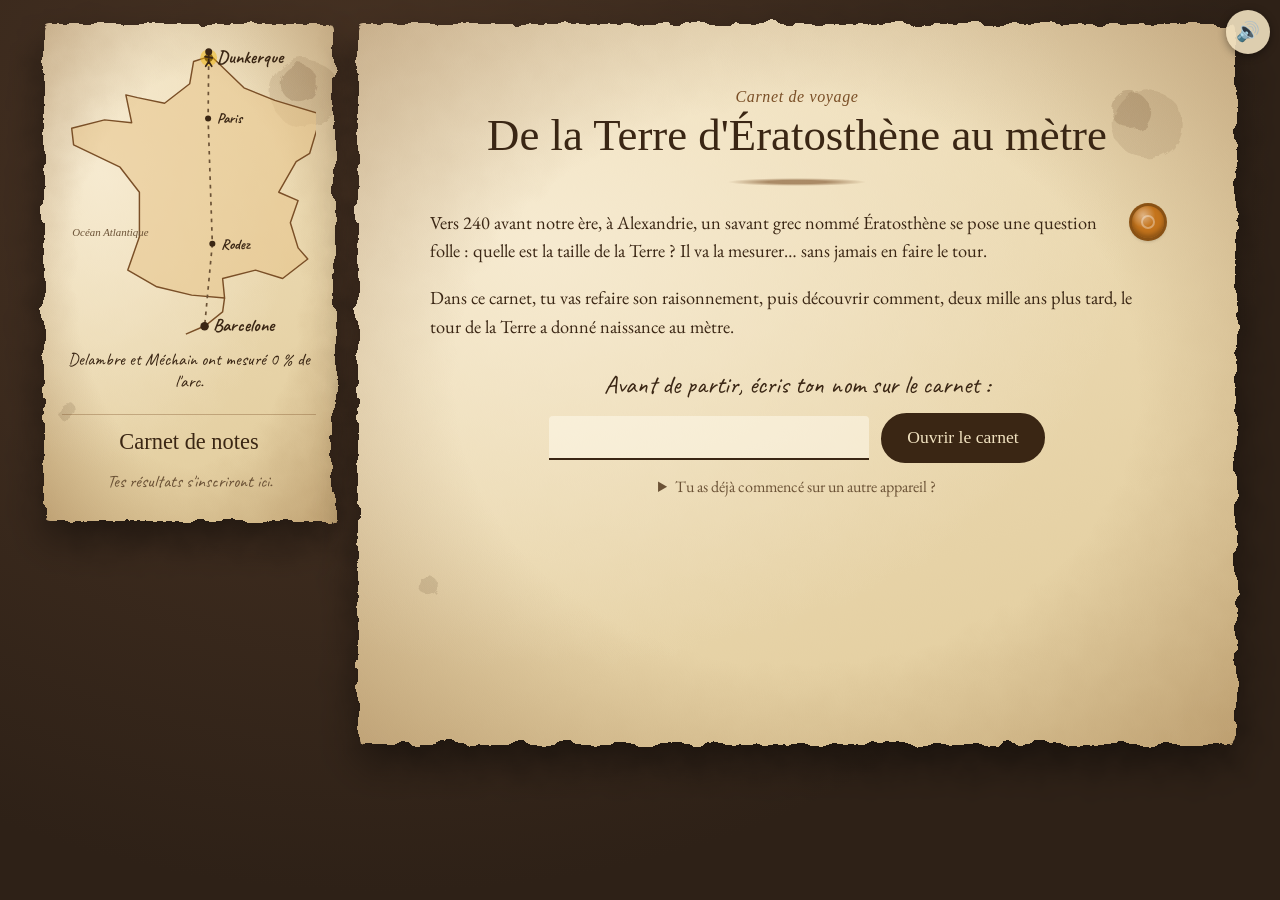
<file: index.html>
<!doctype html>
<html lang="fr">
<head>
  <meta charset="utf-8">
  <meta name="viewport" content="width=device-width, initial-scale=1, viewport-fit=cover">
  <title>De la Terre d'Ératosthène au mètre</title>
  <link rel="preconnect" href="https://fonts.googleapis.com">
  <link rel="preconnect" href="https://fonts.gstatic.com" crossorigin>
  <link href="https://fonts.googleapis.com/css2?family=Caveat:wght@500;700&family=EB+Garamond:ital,wght@0,400;0,600;1,400&family=IM+Fell+English:ital@0;1&display=swap" rel="stylesheet">
  <link rel="stylesheet" href="lib/katex/katex.min.css">
  <link rel="stylesheet" href="css/style.css">
</head>
<body>
  <!-- Filtres SVG : bords usés du parchemin et trait « à la plume » -->
  <svg width="0" height="0" style="position:absolute" aria-hidden="true">
    <filter id="usure"><feTurbulence type="fractalNoise" baseFrequency="0.04" numOctaves="4" seed="3"/><feDisplacementMap in="SourceGraphic" scale="14"/></filter>
    <filter id="plume"><feTurbulence type="fractalNoise" baseFrequency="0.9" numOctaves="1" seed="7"/><feDisplacementMap in="SourceGraphic" scale="1.6"/></filter>
  </svg>

  <button class="bouton-son" id="bouton-son" type="button"></button>

  <div class="livre" id="livre">
    <aside class="panneau" id="panneau">
      <button class="panneau-bascule" id="panneau-bascule" aria-expanded="false" aria-controls="panneau-contenu">Carte et carnet</button>
      <div class="panneau-contenu" id="panneau-contenu">
        <div class="carte" id="carte" aria-label="Progression"></div>
        <h2 class="carnet-titre">Carnet de notes</h2>
        <ol class="carnet" id="carnet"><li class="carnet-vide">Tes résultats s'inscriront ici.</li></ol>
        <p class="code-reprise" id="code-reprise" hidden>Code de reprise : <strong></strong><br><small>Note-le pour continuer sur un autre appareil.</small></p>
      </div>
    </aside>

    <main class="page" id="page" tabindex="-1"></main>
  </div>

  <div class="scene-popup" id="scene-popup" hidden></div>
  <div class="calculatrice" id="calculatrice" hidden></div>
  <div class="clavier" id="clavier" hidden></div>
  <div class="tampon" id="tampon" aria-hidden="true"></div>

  <script src="lib/katex/katex.min.js"></script>
  <script src="lib/katex/auto-render.min.js"></script>
  <script type="module" src="js/app.js"></script>
</body>
</html>
</file>
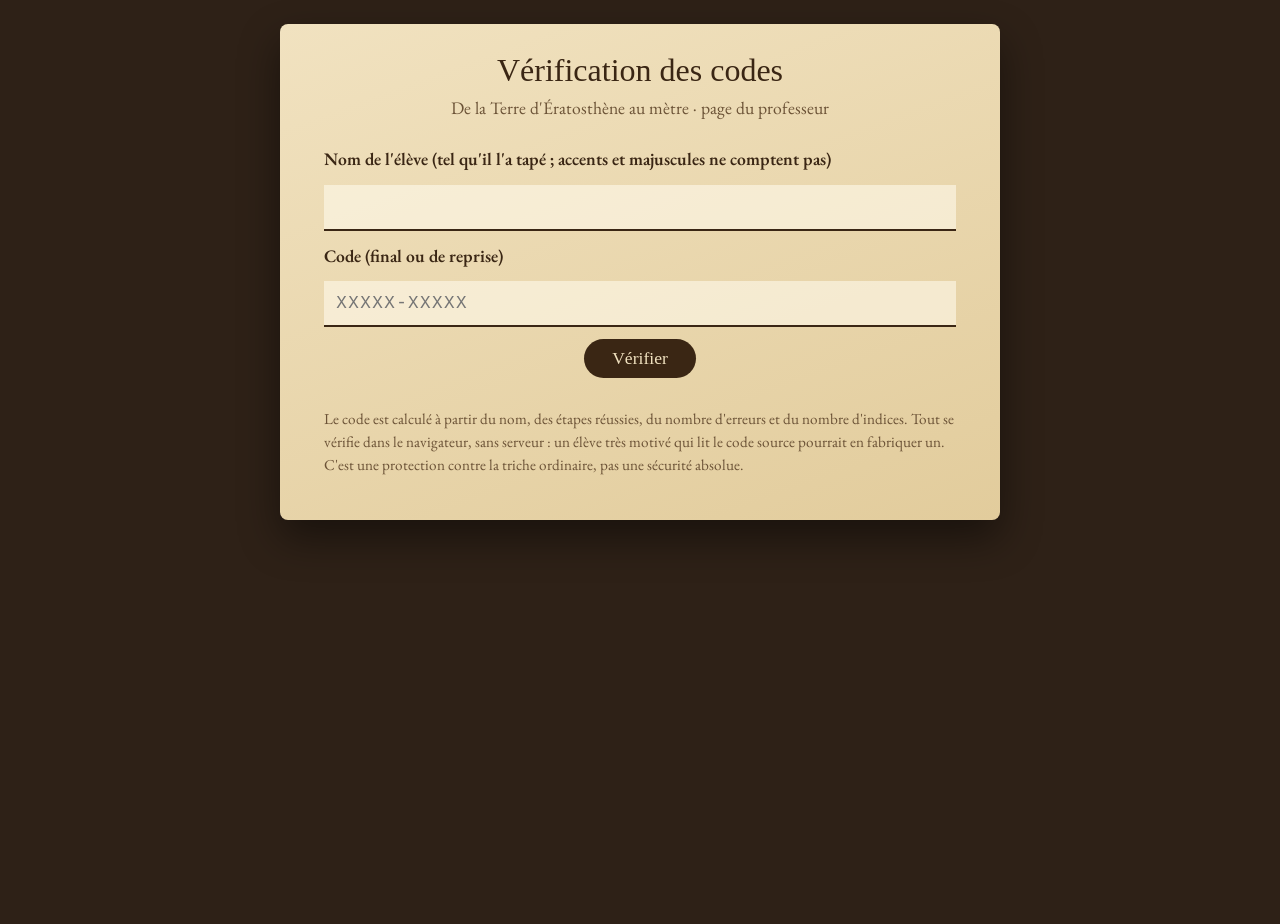
<file: prof.html>
<!doctype html>
<html lang="fr">
<head>
  <meta charset="utf-8">
  <meta name="viewport" content="width=device-width, initial-scale=1">
  <meta name="robots" content="noindex">
  <title>Vérification des codes</title>
  <link rel="preconnect" href="https://fonts.googleapis.com">
  <link rel="preconnect" href="https://fonts.gstatic.com" crossorigin>
  <link href="https://fonts.googleapis.com/css2?family=EB+Garamond:wght@400;600&family=IM+Fell+English&display=swap" rel="stylesheet">
  <style>
    :root { --parchemin: #f1e2c0; --encre: #3a2614; --sepia: #7a4f27; --vert: #2f6b3a; --rouge: #9e2a22; }
    * { box-sizing: border-box; }
    body { margin: 0; min-height: 100vh; background: #2e2117; color: var(--encre); font: 1.1rem/1.5 "EB Garamond", Georgia, serif; }
    main { max-width: 720px; margin: 24px auto; padding: 28px clamp(16px, 5vw, 44px); background: linear-gradient(160deg, var(--parchemin), #e2cc9c); border-radius: 8px; box-shadow: 0 18px 40px rgba(0, 0, 0, .45); }
    h1 { margin: 0 0 .2em; font: 400 2rem "IM Fell English", Georgia, serif; text-align: center; }
    .sous-titre { margin: 0 0 1.4em; text-align: center; color: #6b5236; }
    form { display: grid; gap: 12px; }
    label { font-weight: 600; }
    input { width: 100%; padding: .5em .7em; font: inherit; border: 0; border-bottom: 2px solid var(--encre); background: rgba(255, 250, 235, .6); }
    #code { font-family: ui-monospace, Consolas, monospace; text-transform: uppercase; letter-spacing: .08em; }
    button { justify-self: center; padding: .5em 1.6em; border: 0; border-radius: 999px; background: var(--encre); color: var(--parchemin); font: 1.1rem "IM Fell English", Georgia, serif; cursor: pointer; }
    button:focus-visible, input:focus-visible { outline: 3px solid #2f6fb3; outline-offset: 2px; }
    #resultat { margin-top: 1.6em; }
    .verdict { padding: .6em 1em; border-radius: 8px; font-weight: 600; }
    .valide { background: rgba(47, 107, 58, .15); border-left: 6px solid var(--vert); }
    .invalide { background: rgba(158, 42, 34, .12); border-left: 6px solid var(--rouge); }
    .chiffres { display: flex; flex-wrap: wrap; gap: 10px; margin: 1em 0; padding: 0; list-style: none; }
    .chiffres li { padding: .4em .9em; border-radius: 999px; background: rgba(122, 79, 39, .12); }
    .etapes { columns: 2 240px; padding-left: 0; list-style: none; }
    .etapes li { break-inside: avoid; padding: 2px 0; }
    .etapes .non { color: #8a7660; }
    .note { margin-top: 2em; font-size: .95rem; color: #6b5236; }
  </style>
</head>
<body>
  <main>
    <h1>Vérification des codes</h1>
    <p class="sous-titre">De la Terre d'Ératosthène au mètre · page du professeur</p>
    <form id="formulaire">
      <label for="nom">Nom de l'élève (tel qu'il l'a tapé ; accents et majuscules ne comptent pas)</label>
      <input id="nom" autocomplete="off" required>
      <label for="code">Code (final ou de reprise)</label>
      <input id="code" autocomplete="off" placeholder="XXXXX-XXXXX" required>
      <button>Vérifier</button>
    </form>
    <section id="resultat" aria-live="polite"></section>
    <p class="note">Le code est calculé à partir du nom, des étapes réussies, du nombre d'erreurs et du nombre d'indices. Tout se vérifie dans le navigateur, sans serveur : un élève très motivé qui lit le code source pourrait en fabriquer un. C'est une protection contre la triche ordinaire, pas une sécurité absolue.</p>
  </main>
  <script type="module">
    import { decoderCode, reussiesDe, etapesNotees } from "./js/codes.js";
    const resultat = document.getElementById("resultat");
    const echapper = (t) => String(t).replace(/[&<>"]/g, (c) => ({ "&": "&amp;", "<": "&lt;", ">": "&gt;", '"': "&quot;" }[c]));
    let C;
    try { C = await fetch("config/contenu.json").then((r) => r.json()); }
    catch { resultat.innerHTML = '<p class="verdict invalide">Impossible de charger config/contenu.json (la page doit être servie par un serveur, voir le README).</p>'; }

    document.getElementById("formulaire").addEventListener("submit", (e) => {
      e.preventDefault();
      if (!C) return;
      const nom = document.getElementById("nom").value;
      const d = decoderCode(nom, document.getElementById("code").value);
      if (!d) {
        resultat.innerHTML = `<p class="verdict invalide">Code non valide pour « ${echapper(nom.trim())} ». Vérifiez l'orthographe du nom et le code (les lettres O et I n'existent pas dans les codes).</p>`;
        return;
      }
      const notees = etapesNotees(C.etapes);
      const reussies = reussiesDe(C.etapes, d.masque);
      const termine = d.etape >= C.etapes.length;
      const enCours = C.etapes[d.etape];
      const titre = (E) => (E.numero ? `Étape ${E.numero} · ` : "") + E.titre;
      resultat.innerHTML = `
        <p class="verdict valide">Code valide pour « ${echapper(nom.trim())} » · ${termine ? "code final : activité terminée" : `code de reprise, en cours : ${echapper(enCours.surtitre || titre(enCours))}`}</p>
        <ul class="chiffres">
          <li><strong>${reussies.length} / ${notees.length}</strong> étapes réussies</li>
          <li><strong>${d.erreurs}${d.erreurs === 255 ? "+" : ""}</strong> erreur${d.erreurs > 1 ? "s" : ""}</li>
          <li><strong>${d.indices}${d.indices === 255 ? "+" : ""}</strong> indice${d.indices > 1 ? "s" : ""} utilisé${d.indices > 1 ? "s" : ""}</li>
        </ul>
        <ul class="etapes">${notees.map((E) => `<li class="${reussies.includes(E.id) ? "" : "non"}">${reussies.includes(E.id) ? "✔" : "○"} ${echapper(titre(E))}</li>`).join("")}</ul>`;
    });
  </script>
</body>
</html>
</file>
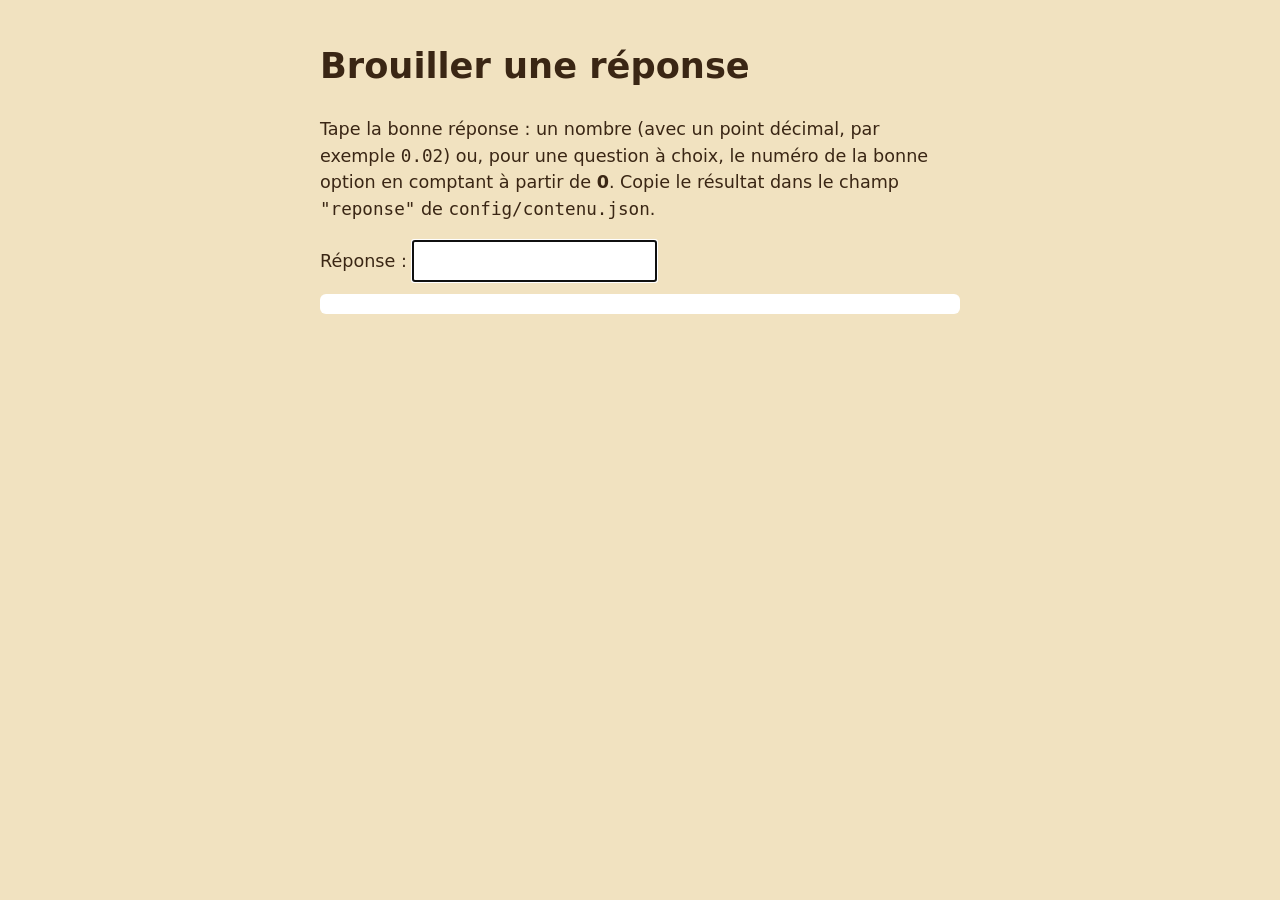
<file: outils/brouiller.html>
<!doctype html>
<html lang="fr">
<head>
  <meta charset="utf-8">
  <meta name="viewport" content="width=device-width, initial-scale=1">
  <title>Brouiller une réponse</title>
  <style>
    body { font: 1.1rem/1.5 system-ui, sans-serif; max-width: 640px; margin: 40px auto; padding: 0 16px; background: #f1e2c0; color: #3a2614; }
    input, output { font: inherit; padding: 6px 10px; }
    output { display: block; margin-top: 12px; padding: 10px; background: white; border-radius: 6px; user-select: all; }
  </style>
</head>
<body>
  <h1>Brouiller une réponse</h1>
  <p>Tape la bonne réponse : un nombre (avec un point décimal, par exemple <code>0.02</code>) ou, pour une question à choix, le numéro de la bonne option en comptant à partir de <strong>0</strong>.
  Copie le résultat dans le champ <code>"reponse"</code> de <code>config/contenu.json</code>.</p>
  <label>Réponse : <input id="valeur" autofocus></label>
  <output id="resultat"></output>
  <script type="module">
    import { brouiller, debrouiller } from "../js/correction.js";
    const champ = document.getElementById("valeur");
    champ.addEventListener("input", () => {
      const v = Number(champ.value.trim().replace(",", "."));
      const res = document.getElementById("resultat");
      if (!champ.value.trim() || !Number.isFinite(v)) { res.textContent = ""; return; }
      const code = brouiller(v);
      console.assert(debrouiller(code) === v);
      res.textContent = code;
    });
  </script>
</body>
</html>
</file>
<file: css/style.css>
/* ===== Jetons ===== */
:root {
  --bureau: #2e2117;
  --parchemin: #f1e2c0;
  --parchemin-fonce: #e2cc9c;
  --encre: #3a2614;
  --encre-douce: #6b5236;
  --sepia: #7a4f27;
  --rouge-cire: #9e2a22;
  --vert-cire: #2f6b3a;
  --orange-cire: #c4741c;
  /* mode pop-up : couleurs franches */
  --pop-fond: #fffdf7;
  --pop-encre: #1d2433;
  --pop-soleil: #f5b700;
  --pop-ocre: #d4813a;
  --pop-bleu: #2f6fb3;
  --pop-rouge: #d64933;
  --pop-vert: #2e9e5b;
  --titre: "IM Fell English", Georgia, serif;
  --texte: "EB Garamond", Georgia, serif;
  --main: "Caveat", "Segoe Print", cursive;
  --net: system-ui, -apple-system, "Segoe UI", Roboto, sans-serif;
}

* { box-sizing: border-box; }
html { -webkit-text-size-adjust: 100%; }
body {
  margin: 0;
  min-height: 100vh;
  background: radial-gradient(ellipse at 30% 20%, #4a3424, var(--bureau) 70%);
  color: var(--encre);
  font: 1.15rem/1.55 var(--texte);
  overflow-x: hidden;
}
button { font: inherit; color: inherit; cursor: pointer; }
button:disabled { cursor: default; }
:focus-visible { outline: 3px solid var(--pop-bleu); outline-offset: 2px; }

/* ===== Livre : panneau + page ===== */
.livre {
  display: grid;
  grid-template-columns: 290px minmax(0, 1fr);
  gap: 24px;
  max-width: 1240px;
  margin: 0 auto;
  padding: 24px;
  transform-origin: 50% 100%;
  transition: transform .7s cubic-bezier(.2, .8, .2, 1), filter .7s;
}
body.popup-ouvert .livre {
  transform: perspective(1400px) rotateX(22deg) scale(.9) translateY(6%);
  filter: brightness(.7) saturate(.8);
  pointer-events: none;
}

/* Parchemin : le fond porte les bords usés (filtre), le texte reste net */
.page, .panneau-contenu { position: relative; isolation: isolate; }
.page::before, .panneau-contenu::before {
  content: "";
  position: absolute;
  inset: 0;
  z-index: -1;
  border-radius: 6px;
  background:
    radial-gradient(circle at 88% 12%, rgba(80, 45, 15, .16) 0 18px, transparent 19px),
    radial-gradient(circle at 90% 14%, rgba(80, 45, 15, .10) 0 34px, transparent 35px),
    radial-gradient(circle at 8% 78%, rgba(60, 35, 10, .12) 0 9px, transparent 10px),
    radial-gradient(ellipse at 50% 50%, transparent 55%, rgba(120, 75, 30, .35) 100%),
    radial-gradient(ellipse at 20% 30%, #f6ead0, transparent 60%),
    linear-gradient(160deg, var(--parchemin), var(--parchemin-fonce));
  box-shadow: 0 18px 40px rgba(0, 0, 0, .45);
  filter: url(#usure);
}

.page {
  padding: clamp(24px, 5vw, 64px) clamp(18px, 6vw, 72px) 64px;
  min-height: 80vh;
  outline: none;
}
.page.tourne { animation: tourne .6s ease-out; }
@keyframes tourne {
  from { opacity: 0; transform: perspective(1200px) rotateY(-10deg) translateX(30px); transform-origin: left center; }
  to { opacity: 1; transform: none; }
}

.colonne { max-width: 760px; margin: 0 auto; }

.titre-page { max-width: 760px; margin: 0 auto 1.2em; text-align: center; }
.surtitre { margin: 0; font: italic 1rem var(--titre); color: var(--sepia); letter-spacing: .04em; }
h1 {
  margin: .1em 0 0;
  font: 400 clamp(1.9rem, 6vw, 2.8rem)/1.15 var(--titre);
  color: var(--encre);
}
h1::after { /* trait de plume sous le titre */
  content: "";
  display: block;
  width: 140px;
  height: 8px;
  margin: .35em auto 0;
  background: radial-gradient(ellipse at center, var(--sepia) 0 30%, transparent 70%);
  opacity: .6;
}

/* ===== Affirmations et sceaux ===== */
.affirmation { position: relative; }
.affirmation p { margin: 0 0 1em; }
.affirmation.avec-sceau { padding-right: 42px; }
.sceau-boite { position: absolute; top: -2px; right: 0; }
.sceau {
  width: 32px; height: 32px;
  border: 0;
  border-radius: 50%;
  padding: 0;
  background: radial-gradient(circle at 35% 30%, rgba(255, 255, 255, .45), transparent 40%), var(--c);
  box-shadow: 0 0 0 3px color-mix(in srgb, var(--c) 70%, black), 0 2px 4px rgba(0, 0, 0, .4), inset 0 -3px 5px rgba(0, 0, 0, .3);
  position: relative;
  transition: transform .15s;
}
.sceau::after { /* empreinte au centre */
  content: "";
  position: absolute; inset: 9px;
  border-radius: 50%;
  border: 2px solid rgba(255, 255, 255, .35);
}
.sceau:hover { transform: rotate(-8deg) scale(1.08); }
.sceau.vert, .bulle-sceau.vert { --c: var(--vert-cire); }
.sceau.orange, .bulle-sceau.orange { --c: var(--orange-cire); }
.sceau.rouge, .bulle-sceau.rouge { --c: var(--rouge-cire); }
.bulle-sceau {
  position: absolute;
  z-index: 20;
  top: 42px; right: 0;
  width: min(300px, 78vw);
  padding: 12px 14px;
  border-radius: 6px;
  border-left: 6px solid var(--c);
  background: #fbf3df;
  box-shadow: 0 8px 24px rgba(0, 0, 0, .3);
  font-size: 1rem;
  line-height: 1.4;
  display: flex; flex-direction: column; gap: 6px;
}
.bulle-sceau[hidden] { display: none; }
.bulle-sceau strong { color: var(--c); font-family: var(--titre); font-weight: 400; font-size: 1.1rem; }
.bulle-sceau em { color: var(--encre-douce); font-size: .9rem; }

/* ===== Schémas à la plume ===== */
.schema-plume { margin: 1.2em auto; max-width: 380px; }
.schema-plume svg { width: 100%; height: auto; display: block; }
.plume { fill: none; stroke: var(--sepia); stroke-width: 2; stroke-linecap: round; filter: url(#plume); }
.plume .plein { fill: var(--sepia); }
.plume .arc-angle { stroke: var(--rouge-cire); stroke-width: 2.5; }
.ecrit { font: 600 20px var(--main); fill: var(--encre); }
.ecrit .petit { font-size: 16px; fill: var(--encre-douce); }

/* ===== Boutons ===== */
.bouton-encre {
  padding: .55em 1.4em;
  border: 2px solid var(--encre);
  border-radius: 999px 960px 999px 940px;
  background: var(--encre);
  color: var(--parchemin);
  font-family: var(--titre);
  font-size: 1.1rem;
  transition: transform .15s, background .15s;
}
.bouton-encre:hover:not(:disabled) { transform: translateY(-1px) rotate(-.5deg); background: var(--sepia); border-color: var(--sepia); }
.bouton-encre:disabled { opacity: .45; }

.bouton-popup {
  display: block;
  margin: 1.4em auto;
  padding: 16px 26px;
  border: 0;
  border-radius: 14px;
  background: var(--pop-bleu);
  color: white;
  font: 600 1.05rem var(--net);
  box-shadow: 0 6px 0 #1f4d80, 0 10px 18px rgba(0, 0, 0, .3);
  transition: transform .1s, box-shadow .1s;
}
.bouton-popup::before { content: "⤴ "; }
.bouton-popup:active { transform: translateY(4px); box-shadow: 0 2px 0 #1f4d80; }
.bouton-popup.fait { background: var(--encre-douce); box-shadow: 0 6px 0 #3e2f1f, 0 10px 18px rgba(0, 0, 0, .3); }
.bouton-popup:not(.fait) { animation: invite 2.4s ease-in-out infinite; }
@keyframes invite { 50% { transform: translateY(-3px); } }

/* ===== Accueil ===== */
.formulaire-nom { display: flex; flex-wrap: wrap; gap: 12px; align-items: center; justify-content: center; margin-top: 1.5em; }
.formulaire-nom label { width: 100%; text-align: center; font: 1.6rem var(--main); }
.formulaire-nom input, .champ {
  font: 1.25rem var(--texte);
  padding: .4em .7em;
  border: 0;
  border-bottom: 2px solid var(--encre);
  background: rgba(255, 250, 235, .55);
  color: var(--encre);
  border-radius: 4px 4px 0 0;
  min-width: 0;
}
.formulaire-nom input { width: min(320px, 100%); text-align: center; }
.video { position: relative; aspect-ratio: 16 / 9; margin: 1em 0; border: 6px solid #fbf3df; box-shadow: 0 6px 18px rgba(0, 0, 0, .3); transform: rotate(-.6deg); }
.video iframe, .video video { width: 100%; height: 100%; border: 0; display: block; background: #000; }

/* ===== Questions ===== */
.question {
  display: grid;
  grid-template-columns: minmax(0, 1fr);
  gap: 4px 28px;
  margin: 2em 0 0;
  padding-top: 1.2em;
  border-top: 1px dashed rgba(122, 79, 39, .4);
  animation: apparait .5s ease-out;
}
@keyframes apparait { from { opacity: 0; transform: translateY(10px); } }
.enonce { font-size: 1.2rem; }
.enonce p { margin: 0 0 .6em; }
.zone-reponse { display: flex; flex-wrap: wrap; align-items: center; gap: 10px; }
.champ { width: 11em; }
.unite { font-size: 1.2rem; }
.choix { display: grid; gap: 10px; width: 100%; }
.option {
  text-align: left;
  padding: .7em 1em;
  border: 2px solid rgba(58, 38, 20, .5);
  border-radius: 10px;
  background: rgba(255, 250, 235, .5);
  transition: background .15s, border-color .15s;
}
.option:hover:not(:disabled) { background: rgba(255, 250, 235, .9); border-color: var(--encre); }
.option.mauvaise { opacity: .5; text-decoration: line-through; border-color: var(--rouge-cire); }
.option.bonne { border-color: var(--vert-cire); background: rgba(47, 107, 58, .15); }
.retour { min-height: 1.5em; margin: .4em 0 0; font-style: italic; }
.retour.faux { color: var(--rouge-cire); }
.retour.juste { color: var(--vert-cire); font-style: normal; font-weight: 600; }
.question.reussie .champ { border-bottom-color: var(--vert-cire); }

/* Marge et notes à gratter */
.marge { display: flex; flex-direction: column; gap: 14px; }
.marge:empty { display: none; }
.note {
  position: relative;
  min-height: 84px;
  padding: 12px 14px;
  background: #fbf0c9;
  font: 500 1.3rem/1.25 var(--main);
  color: #3b2b16;
  box-shadow: 2px 4px 10px rgba(0, 0, 0, .25);
  transform: rotate(-1.2deg);
  animation: apparait .4s ease-out;
}
.note:nth-child(2) { transform: rotate(1deg); }
.note:nth-child(3) { transform: rotate(-.5deg); }
.note p { margin: 0 0 .3em; }
.note-titre { font-weight: 700; color: var(--sepia); }
.note .katex { font-size: .85em; }
.note-cache { position: absolute; inset: 0; width: 100%; height: 100%; touch-action: none; cursor: grab; border-radius: 2px; }
.note.brille { animation: brille 2.2s ease-in-out infinite; }
@keyframes brille {
  50% { box-shadow: 0 0 0 4px rgba(245, 183, 0, .55), 0 0 24px 6px rgba(245, 183, 0, .55); }
}
.video-indice { width: 100%; aspect-ratio: 16 / 9; border: 0; margin-top: 4px; }

@media (min-width: 1100px) {
  .question { grid-template-columns: minmax(0, 1fr) 230px; }
  .question > :not(.marge) { grid-column: 1; }
  .marge { grid-column: 2; grid-row: 1 / span 3; }
}

.fin-etape { margin-top: 2em; text-align: center; animation: apparait .6s ease-out; }
.conclusion { text-align: left; padding: 1em 1.2em; border-left: 4px solid var(--sepia); background: rgba(255, 250, 235, .4); }

/* ===== Panneau : carte + carnet ===== */
.panneau { position: sticky; top: 24px; align-self: start; }
.panneau-bascule { display: none; }
.panneau-contenu { padding: 18px 18px 22px; }
.carte svg { width: 100%; height: auto; display: block; }
.mer { fill: rgba(47, 111, 179, .25); }
.nil { fill: none; stroke: rgba(47, 111, 179, .7); stroke-width: 2.5; stroke-linecap: round; }
.route { fill: none; stroke: var(--encre-douce); stroke-width: 1.4; stroke-dasharray: 3 4; }
.route-faite { fill: none; stroke: var(--rouge-cire); stroke-width: 2.4; stroke-linecap: round; }
.ville { fill: var(--encre); }
.carte-ville { font: 700 15px var(--main); fill: var(--encre); }
.carte-legende { font: italic 9px var(--titre); fill: var(--encre-douce); text-anchor: middle; }
.bematiste { stroke: var(--encre); stroke-width: 1.4; fill: var(--encre); stroke-linecap: round; }
.bematiste path { fill: none; }
.bematiste-halo { fill: rgba(245, 183, 0, .45); stroke: none; }
.bematiste.marche path { animation: pas .3s steps(2) infinite; }
@keyframes pas { 50% { transform: translateY(-1px); } }
.carte-texte { margin: .2em 0 0; text-align: center; font: 1.1rem var(--main); }
.carnet-titre { margin: 1em 0 .4em; font: 400 1.4rem var(--titre); text-align: center; border-top: 1px solid rgba(122, 79, 39, .35); padding-top: .6em; }
.carnet { list-style: none; margin: 0; padding: 0; font-family: var(--main); font-size: 1.25rem; }
.carnet li { display: flex; justify-content: space-between; gap: 10px; padding: 4px 0; border-bottom: 1px dotted rgba(122, 79, 39, .4); animation: apparait .6s ease-out; }
.carnet li strong { color: var(--sepia); white-space: nowrap; }
.carnet .carnet-vide { color: var(--encre-douce); font-size: 1.1rem; justify-content: center; border: 0; }

.bouton-son {
  position: fixed; z-index: 30; top: 10px; right: 10px;
  width: 44px; height: 44px;
  border: 0; border-radius: 50%;
  background: rgba(241, 226, 192, .9);
  box-shadow: 0 2px 8px rgba(0, 0, 0, .4);
  font-size: 1.2rem;
}

/* ===== Pop-up ===== */
.scene-popup {
  position: fixed; inset: 0; z-index: 40;
  display: flex; align-items: flex-end; justify-content: center;
  padding: 16px 16px 6vh;
  perspective: 1400px;
  overflow-y: auto;
}
.scene-popup[hidden] { display: none; }
.carte-popup {
  width: min(560px, 100%);
  max-height: 92vh;
  overflow-y: auto;
  padding: 22px clamp(16px, 4vw, 28px);
  border-radius: 18px;
  background: var(--pop-fond);
  color: var(--pop-encre);
  font-family: var(--net);
  font-size: 1rem;
  box-shadow: 0 30px 60px rgba(0, 0, 0, .5);
  transform-origin: 50% 100%;
  transform: rotateX(88deg);
  opacity: .3;
  transition: transform .7s cubic-bezier(.3, 1.3, .5, 1), opacity .4s;
  outline: none;
}
.carte-popup.dressee { transform: rotateX(0); opacity: 1; }
.popup-consigne { margin: 0 0 12px; font-weight: 600; font-size: 1.05rem; }
.popup-etat { min-height: 1.4em; margin: 10px 0; text-align: center; color: #4a5568; }
.carte-popup.terminee .popup-etat { color: var(--pop-vert); font-weight: 700; }
.bouton-replier {
  display: block; margin: 8px auto 0;
  padding: 12px 22px;
  border: 0; border-radius: 12px;
  background: var(--pop-vert); color: white; font-weight: 700;
}
.bouton-replier:disabled { background: #cbd2dc; color: #6b7280; }

/* Manipulation : disque en 50 parts */
.cercle50 { display: block; width: min(300px, 100%); margin: 0 auto; }
.fond-disque { fill: #eef1f6; }
.contour-disque { fill: none; stroke: var(--pop-encre); stroke-width: 2; }
.part { stroke: white; stroke-width: .8; animation: part .25s ease-out; transform-origin: 130px 130px; }
.part.trop { opacity: .85; }
@keyframes part { from { transform: scale(.6); opacity: 0; } }
.compteur { font: 800 22px var(--net); fill: var(--pop-encre); paint-order: stroke; stroke: white; stroke-width: 5px; }
.complet .contour-disque { stroke: var(--pop-vert); stroke-width: 5; }
.reglage { display: flex; align-items: center; gap: 12px; margin: 14px auto 0; max-width: 360px; }
.reglage input { flex: 1; accent-color: var(--pop-bleu); height: 32px; }
.rond { width: 44px; height: 44px; flex: none; border: 0; border-radius: 50%; background: var(--pop-bleu); color: white; font-size: 1.5rem; line-height: 1; }
.calcul { text-align: center; font: 700 1.3rem var(--net); margin: 10px 0 0; }

/* ===== Clavier mathématique ===== */
.clavier {
  position: fixed; z-index: 50; left: 50%; bottom: 0;
  transform: translateX(-50%);
  width: min(440px, 100%);
  display: grid; grid-template-columns: repeat(5, 1fr); gap: 6px;
  padding: 10px 10px calc(10px + env(safe-area-inset-bottom));
  background: #2b1d12;
  border-radius: 16px 16px 0 0;
  box-shadow: 0 -6px 24px rgba(0, 0, 0, .45);
  animation: monte .25s ease-out;
}
.clavier[hidden] { display: none; }
@keyframes monte { from { transform: translate(-50%, 100%); } }
.touche {
  min-height: 48px;
  border: 0; border-radius: 10px;
  background: #4a3828; color: #f6ead0;
  font: 600 1.25rem var(--net);
  touch-action: manipulation;
}
.touche-chiffre { background: #f1e2c0; color: var(--encre); }
.touche:active { filter: brightness(1.25); }
.touche-valider { background: var(--pop-vert); color: white; font-size: 1rem; }
body.clavier-ouvert { padding-bottom: 300px; }

/* ===== Tampon de réussite ===== */
.tampon {
  position: fixed; z-index: 60; left: 50%; top: 45%;
  width: 150px; height: 150px; margin: -75px 0 0 -75px;
  border-radius: 50%;
  pointer-events: none;
  opacity: 0;
  background:
    radial-gradient(circle, transparent 52%, rgba(255, 255, 255, .25) 53% 55%, transparent 56%),
    radial-gradient(circle at 35% 30%, #c8473c, var(--rouge-cire) 60%, #6e1a14);
  box-shadow: 0 0 0 6px #7d211b, 0 10px 30px rgba(0, 0, 0, .5);
}
.tampon::after {
  content: "Réussi";
  position: absolute; inset: 0;
  display: grid; place-items: center;
  color: rgba(255, 235, 220, .9);
  font: 2rem var(--titre);
  transform: rotate(-14deg);
}
.tampon.pose { animation: tampon 1.8s ease-out forwards; }
@keyframes tampon {
  0% { opacity: 0; transform: scale(3) rotate(-30deg); }
  18% { opacity: 1; transform: scale(.95) rotate(-8deg); }
  24% { transform: scale(1.04) rotate(-8deg); }
  75% { opacity: 1; transform: scale(1) rotate(-8deg); }
  100% { opacity: 0; transform: scale(1) rotate(-8deg); }
}

/* ===== Téléphone ===== */
@media (max-width: 860px) {
  body { font-size: 1.08rem; }
  .livre { grid-template-columns: minmax(0, 1fr); padding: 60px 10px 24px; gap: 14px; }
  .panneau { position: fixed; z-index: 35; top: 0; left: 0; right: 0; }
  .panneau-bascule {
    display: block;
    margin: 0 auto;
    padding: 10px 18px;
    border: 0;
    border-radius: 0 0 14px 14px;
    background: var(--parchemin);
    font: 1.2rem var(--main);
    box-shadow: 0 4px 12px rgba(0, 0, 0, .4);
  }
  .panneau-bascule::after { content: " ▾"; }
  .panneau.ouvert .panneau-bascule::after { content: " ▴"; }
  .panneau-contenu { display: none; max-width: 420px; margin: 8px auto 0; max-height: 75vh; overflow-y: auto; }
  .panneau.ouvert .panneau-contenu { display: block; }
  .carte svg { max-height: 40vh; }
}

@media (prefers-reduced-motion: reduce) {
  *, *::before, *::after { animation-duration: .01ms !important; animation-iteration-count: 1 !important; transition-duration: .01ms !important; }
}
.enonce .aide { font-size: 1rem; color: var(--encre-douce); font-style: italic; }
body.clavier-ouvert .note { scroll-margin-bottom: 320px; } /* la note reste visible au-dessus du clavier */
.ecrit .angle { fill: var(--rouge-cire); }
.apparait { animation: apparait .6s ease-out; }

/* ===== Prologue : animations côte à côte ===== */
.carte-popup.large { width: min(820px, 100%); }
.duo { display: grid; grid-template-columns: 1fr 1fr; gap: 12px; }
.cote { margin: 0; padding: 10px; border-radius: 12px; background: #f3f5f9; }
.cote figcaption { font-weight: 800; text-align: center; margin-bottom: 4px; }
.cote.plate figcaption { color: var(--pop-ocre); }
.cote.ronde figcaption { color: var(--pop-bleu); }
.cote svg { display: block; width: 100%; height: auto; border-radius: 6px; }
.vue-titre { margin: 6px 0 2px; font-size: .78rem; color: #5b6475; text-transform: uppercase; letter-spacing: .04em; }
.aide-popup { margin: 0 0 10px; font-size: .95rem; color: #4a5568; }
.reglage.large { max-width: 520px; }
.borne { font-size: .85rem; font-weight: 700; color: #5b6475; }

.ciel { fill: #bfe3f7; }
.mer { fill: #2f6fb3; }
.horizon { stroke: #1d4f86; stroke-width: 1; }
.coque { fill: var(--pop-ocre); stroke: #7a4a1c; stroke-width: .6; }
.mat, .mat-modele { stroke: var(--pop-encre); stroke-width: 1.4; stroke-linecap: round; }
.mat-modele { stroke-width: 2.4; }
.mat-modele.cachee { stroke: #9aa3b2; stroke-dasharray: 2 2; }
.voile { fill: white; stroke: #9aa3b2; stroke-width: .4; }
.crepe { fill: #e7c58a; stroke: #b98a45; stroke-width: 1; }
.crepe-bord { fill: #c79a58; stroke: #b98a45; stroke-width: 1; }
.boule { fill: #e7c58a; stroke: #b98a45; stroke-width: 1.2; }
.perso { stroke: var(--pop-encre); stroke-width: 1.3; fill: var(--pop-encre); stroke-linecap: round; }
.perso path { fill: none; }
.perso.voyageur { stroke: var(--pop-rouge); fill: var(--pop-rouge); }
.visee { stroke: var(--pop-rouge); stroke-width: 1.2; stroke-dasharray: 4 3; }
.pt-horizon { fill: var(--pop-rouge); }

.nuit { fill: #14213d; }
.sol { fill: var(--pop-ocre); }
.etoile { fill: #fff6cc; }
.etoile.canopus { fill: var(--pop-soleil); filter: drop-shadow(0 0 3px var(--pop-soleil)); }
.nom-etoile { font: 700 9px var(--net); fill: var(--pop-soleil); }
.nom-etoile.modele { fill: #8a6d00; }
.cardinal { font: 700 9px var(--net); fill: white; }
.lieu { font: 700 9px var(--net); fill: #5b6475; }
.equateur { stroke: #b98a45; stroke-dasharray: 3 3; stroke-width: .8; }
.rayon-etoile { stroke: var(--pop-soleil); stroke-width: 1.4; stroke-dasharray: 5 3; }
.horizon-modele { stroke: #5b6475; stroke-width: 2; stroke-linecap: round; }
.horizon-modele.voit { stroke: var(--pop-vert); }

.axe { stroke: #5b6475; stroke-width: .8; }
.graduation { stroke: #5b6475; stroke-width: .8; }
.valeur-axe { font: 7px var(--net); fill: #5b6475; }
.cone-ombre { fill: rgba(29, 36, 51, .22); }
.rayon-soleil { stroke: var(--pop-soleil); stroke-width: 1.4; }
.soleil-texte { font-size: 14px; fill: #d99a00; }
.disque { fill: #e7c58a; stroke: #b98a45; }
.lune { fill: #dfe3ea; stroke: #6b7280; stroke-width: 1; }
.zone-doigt { fill: transparent; }
.lune-poignee { cursor: grab; outline: none; }
.lune-poignee:focus-visible .lune { stroke: var(--pop-bleu); stroke-width: 2.5; }
.repere svg { touch-action: none; background: white; }
.ombre svg { background: #0f172a; }
.lune-grande { fill: #e8e3d3; }
.ombre-contour { fill: none; stroke: rgba(214, 73, 51, .6); stroke-dasharray: 3 3; }
.ombre-sur-lune { fill: #7a2a1c; opacity: .9; }

@media (max-width: 520px) {
  .duo { gap: 6px; }
  .cote { padding: 6px; }
  .cote figcaption { font-size: .85rem; }
  .vue-titre { font-size: .65rem; }
}
.cote svg { max-height: 22vh; margin: 0 auto; }
.repere svg { max-height: 32vh; }
.carte-popup.large { padding-top: 16px; padding-bottom: 16px; }
.carte-popup.large .popup-consigne { margin-bottom: 8px; }
.repere svg { max-height: 27vh; }
.ombre svg { max-height: 14vh; }

/* ===== Calculatrice ===== */
.calculatrice { position: fixed; z-index: 45; left: 12px; bottom: 12px; display: flex; flex-direction: column-reverse; align-items: flex-start; gap: 8px; }
.calculatrice[hidden] { display: none; }
body.clavier-ouvert .calculatrice { bottom: 300px; }
.calc-bouton { padding: 10px 14px; border: 0; border-radius: 999px; background: var(--encre); color: var(--parchemin); font: 600 .95rem var(--net); box-shadow: 0 4px 12px rgba(0, 0, 0, .4); }
.calc-panneau { width: min(280px, calc(100vw - 24px)); padding: 10px; border-radius: 12px; background: var(--pop-fond); box-shadow: 0 8px 24px rgba(0, 0, 0, .4); font-family: var(--net); }
.calc-panneau[hidden] { display: none; }
.calc-ecran { width: 100%; font: 1.2rem var(--net); padding: 8px; border: 1px solid #cbd2dc; border-radius: 8px; text-align: right; }
.calc-resultat { display: block; min-height: 1.6em; margin-top: 6px; text-align: right; font: 700 1.3rem var(--net); color: var(--pop-bleu); }

.bouton-passer { margin-top: 10px; padding: 6px 14px; border: 1px dashed var(--encre-douce); border-radius: 999px; background: transparent; font-size: .95rem; color: var(--encre-douce); }
.question.passee { opacity: .6; }
.defi { display: inline-block; margin-bottom: .3em; padding: 2px 10px; border-radius: 999px; background: var(--pop-soleil); color: var(--encre); font: 700 .8rem var(--net); text-transform: uppercase; letter-spacing: .05em; }

/* ===== Diplôme ===== */
.diplome-image { display: block; width: 100%; height: auto; margin: 1em 0; box-shadow: 0 10px 30px rgba(0, 0, 0, .35); background: var(--parchemin-fonce); aspect-ratio: 7 / 5; }
.actions-diplome { display: flex; flex-wrap: wrap; gap: 12px; justify-content: center; }
.actions-diplome a { text-decoration: none; }

/* ===== Étapes 1 à 3 ===== */
.scene-terre svg, .scene-rapporteur, .scene-placement { display: block; width: 100%; height: auto; max-height: 46vh; margin: 0 auto 8px; border-radius: 10px; background: #dff0fb; }
.scene-rapporteur, .scene-placement { touch-action: none; }
.rayon { stroke: var(--pop-soleil); stroke-width: 1.6; }
.rayon.fort { stroke: #e0a100; stroke-width: 2.2; }
.soleil circle { fill: var(--pop-soleil); }
.soleil line { stroke: var(--pop-soleil); stroke-width: 2; stroke-linecap: round; }
.puits-trou { fill: #5a3a1a; }
.obel-trait { stroke: #8a8070; stroke-width: 4; stroke-linecap: round; }
.note-echelle { font: italic 8px var(--net); fill: #5b6475; }
.sable { fill: #e7c58a; }
.trou { fill: #4a3018; }
.lumiere { fill: rgba(245, 183, 0, .45); }
.fond-eclaire { stroke: var(--pop-soleil); stroke-width: 3; }
.mesure { font: 700 9px var(--net); fill: var(--pop-encre); }
.obel { fill: #b9ae98; stroke: #7d7461; stroke-width: 1; }
.ombre-sol { fill: rgba(29, 36, 51, .55); }
.cible { fill: var(--pop-rouge); }
.rapporteur { cursor: grab; outline: none; }
.rap-corps { fill: rgba(47, 111, 179, .14); stroke: var(--pop-bleu); stroke-width: 1; }
.rap-trait { stroke: var(--pop-bleu); stroke-width: .7; }
.rap-nombre { font: 7px var(--net); fill: var(--pop-bleu); }
.rap-nombre.grand { font-size: 11px; font-weight: 700; }
.rap-base { stroke: var(--pop-bleu); stroke-width: 1; }
.rap-centre { fill: var(--pop-bleu); }
.rapporteur.bien-place .rap-corps { fill: rgba(46, 158, 91, .15); stroke: var(--pop-vert); }
.rapporteur:focus-visible .rap-corps { stroke-width: 3; }
.loupe svg { display: block; width: 100%; height: auto; }
.rayon-loupe { stroke: var(--pop-rouge); stroke-width: 2.5; }
.legende-loupe { font: 700 9px var(--net); fill: var(--pop-rouge); }
.prolonge { stroke: var(--pop-encre); stroke-width: 1; stroke-dasharray: 4 3; }
.arc-donne { fill: none; stroke: var(--pop-rouge); stroke-width: 2.5; }
.etiquette-donnee { font: 700 10px var(--net); fill: var(--pop-rouge); }
.centre-terre { fill: var(--pop-encre); }
.zone-depot { cursor: pointer; outline: none; }
.zone-depot circle { fill: rgba(47, 111, 179, .12); stroke: var(--pop-bleu); stroke-dasharray: 3 2; }
.zone-arc { fill: none; stroke: var(--pop-bleu); stroke-width: 2; }
.zone-depot:focus-visible circle, .zone-depot:hover circle { fill: rgba(47, 111, 179, .3); }
.etiquette { cursor: grab; }
.etiquette rect { fill: var(--pop-rouge); }
.etiquette text { font: 800 12px var(--net); fill: white; pointer-events: none; }
.etiquette.juste rect { fill: var(--pop-vert); }
.etiquette.faux { animation: secoue .4s; }
@keyframes secoue { 25% { translate: -4px 0; } 75% { translate: 4px 0; } }
.tableau-prop { margin: .5em auto 1em; border-collapse: collapse; font-size: 1.1rem; }
.tableau-prop caption { font: 1.2rem var(--main); margin-bottom: .3em; }
.tableau-prop th, .tableau-prop td { border: 2px solid var(--encre); padding: .4em .8em; text-align: center; }
.tableau-prop th { font-weight: 400; text-align: left; background: rgba(122, 79, 39, .1); }
.tableau-prop .inconnue { color: var(--rouge-cire); font-weight: 700; }
@media (max-width: 520px) { .tableau-prop { font-size: .95rem; } .tableau-prop th, .tableau-prop td { padding: .3em .45em; } }
.scene-terre svg, .scene-rapporteur, .scene-placement { max-height: 36vh; }
.scene-terre svg, .scene-rapporteur, .scene-placement { background: transparent; }
.ciel-clair { fill: #dff0fb; }
.terre-carte { fill: rgba(231, 197, 138, .55); stroke: var(--sepia); stroke-width: 1.2; stroke-linejoin: round; }
.cote-carte { fill: none; stroke: var(--sepia); stroke-width: 1.2; }
.carte-ville.petite { font-size: 12px; }

/* ===== Partie 2 ===== */
.scene-regles { display: block; width: 100%; height: auto; max-height: 46vh; margin: 0 auto; background: white; border-radius: 10px; }
.zone-humaine { fill: rgba(46, 158, 91, .14); stroke: var(--pop-vert); stroke-dasharray: 3 2; }
.zone-humaine.touchee { fill: rgba(46, 158, 91, .3); }
.zone-texte { font: 700 9px var(--net); fill: var(--pop-vert); }
.regle { fill: var(--pop-ocre); }
.nom-regle { font: 8px var(--net); fill: var(--pop-encre); }
.regle-meridien { fill: var(--pop-bleu); }
.regle-meridien.touchee { fill: var(--pop-vert); }
.nom-meridien { font: 700 10px var(--net); fill: var(--pop-bleu); }
.echelle { stroke: #9aa3b2; stroke-width: 1; marker-start: none; }
.echelle-texte { font: 8px var(--net); fill: #5b6475; }
.calcul.division { font-size: 1.1rem; }
.unites-anciennes { margin: .5em auto 1em; border-collapse: collapse; }
.unites-anciennes td { padding: .25em .8em; border-bottom: 1px dotted var(--sepia); }

/* ===== Codes ===== */
.code-reprise { margin: 1em 0 0; padding-top: .6em; border-top: 1px solid rgba(122, 79, 39, .35); text-align: center; font-size: 1rem; }
.code-reprise strong { font: 700 1.15rem ui-monospace, Consolas, monospace; letter-spacing: .08em; color: var(--sepia); user-select: all; }
.code-reprise small { color: var(--encre-douce); }
.reprise { width: 100%; text-align: center; font-size: 1rem; }
.reprise summary { cursor: pointer; color: var(--encre-douce); }
.reprise label { display: block; margin: .5em 0 .3em; }
.reprise input { font: 1.1rem ui-monospace, Consolas, monospace; text-transform: uppercase; text-align: center; padding: .3em .6em; border: 0; border-bottom: 2px solid var(--encre); background: rgba(255, 250, 235, .55); }
.formulaire-nom .retour { width: 100%; text-align: center; }
.code-final { display: block; margin: .4em auto; padding: .4em .8em; width: fit-content; border: 3px double var(--sepia); border-radius: 8px; font: 700 clamp(1.5rem, 6vw, 2.2rem) ui-monospace, Consolas, monospace; letter-spacing: .1em; color: var(--sepia); background: rgba(255, 250, 235, .6); user-select: all; }
.bilan { display: flex; flex-wrap: wrap; gap: 10px; justify-content: center; margin: 1em 0; padding: 0; list-style: none; }
.bilan li { padding: .4em .9em; border-radius: 999px; background: rgba(122, 79, 39, .12); }
.plus-loin { margin-top: 1.5em; padding: 1em 1.2em; border-left: 4px solid var(--pop-soleil); background: rgba(255, 250, 235, .45); }
.plus-loin h2 { margin: 0 0 .4em; font: 400 1.5rem var(--titre); }
.fin-actions { text-align: center; margin-top: 1.5em; }
</file>
